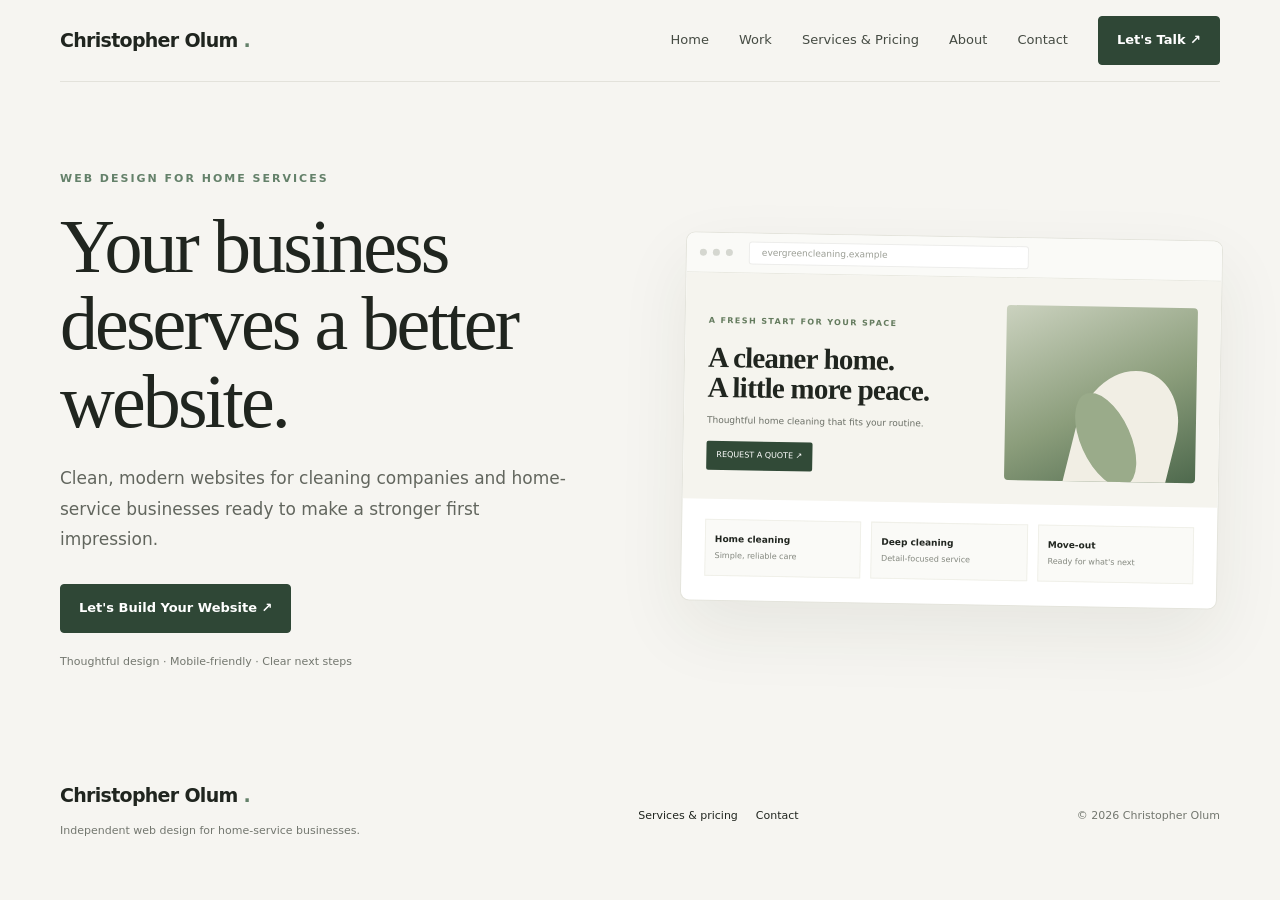
<file: index.html>
<!doctype html>
<!DOCTYPE html>
<html lang="en">

<head>
    <meta charset="utf-8" />
    <meta content="width=device-width, initial-scale=1" name="viewport" />
    <meta content="Clean, modern websites for cleaning companies and home-service businesses by Christopher Olum."
        name="description" />
    <title>
        Christopher Olum — Home
    </title>
    <link href="style.css" rel="stylesheet" />
</head>

<body>
    <header class="wrap nav">
        <a aria-label="Christopher Olum home" class="brand" href="index.html">
            Christopher Olum
            <span>
                .
            </span>
        </a>
        <button aria-expanded="false" aria-label="Open navigation" class="menu" id="menu">
            ☰
        </button>
        <nav aria-label="Main navigation" class="navlinks" id="navlinks">
            <a aria-current="page" href="index.html">
                Home
            </a>
            <a href="work.html">
                Work
            </a>
            <a href="services-pricing.html">
                Services &amp; Pricing
            </a>
            <a href="about.html">
                About
            </a>
            <a href="contact.html">
                Contact
            </a>
            <a class="nav-cta" href="contact.html">
                Let's Talk ↗
            </a>
        </nav>
    </header>
    <main>
        <div class="wrap hero">
            <div>
                <div class="eyebrow">
                    Web design for home services
                </div>
                <h1>
                    Your business deserves a better website.
                </h1>
                <p>
                    Clean, modern websites for cleaning companies and home-service businesses ready to make a
                    stronger first impression.
                </p>
                <div class="actions">
                    <a class="btn" href="contact.html">
                        Let's Build Your Website ↗
                    </a>
                </div>
                <div class="micro">
                    Thoughtful design · Mobile-friendly · Clear next steps
                </div>
            </div>
            <div aria-label="Illustrative website design preview" class="browser">
                <div class="browserbar">
                    <i class="dot">
                    </i>
                    <i class="dot">
                    </i>
                    <i class="dot">
                    </i>
                    <div class="address">
                        evergreencleaning.example
                    </div>
                </div>
                <div class="mockhero">
                    <div>
                        <small>
                            A FRESH START FOR YOUR SPACE
                        </small>
                        <h3>
                            A cleaner home.
                            <br />
                            A little more peace.
                        </h3>
                        <p>
                            Thoughtful home cleaning that fits your routine.
                        </p>
                        <span class="mockbutton">
                            REQUEST A
                            QUOTE ↗
                        </span>
                    </div>
                    <div class="mockphoto">
                    </div>
                </div>
                <div class="mockservices">
                    <div>
                        Home cleaning
                        <span>
                            Simple, reliable care
                        </span>
                    </div>
                    <div>
                        Deep cleaning
                        <span>
                            Detail-focused service
                        </span>
                    </div>
                    <div>
                        Move-out
                        <span>
                            Ready for what's next
                        </span>
                    </div>
                </div>
            </div>
        </div>
    </main>
    <footer class="footer">
        <div class="wrap footrow">
            <div>
                <a class="brand" href="index.html">
                    Christopher Olum
                    <span>
                        .
                    </span>
                </a>
                <p>
                    Independent web design for home-service businesses.
                </p>
            </div>
            <div class="footerlinks">
                <a href="services-pricing.html">
                    Services &amp; pricing
                </a>
                <a href="contact.html">
                    Contact
                </a>
            </div>
            <p>
                ©
                <span id="year">
                </span>
                Christopher Olum
            </p>
        </div>
    </footer>
    <script src="script.js">
    </script>
</body>

</html>
</file>
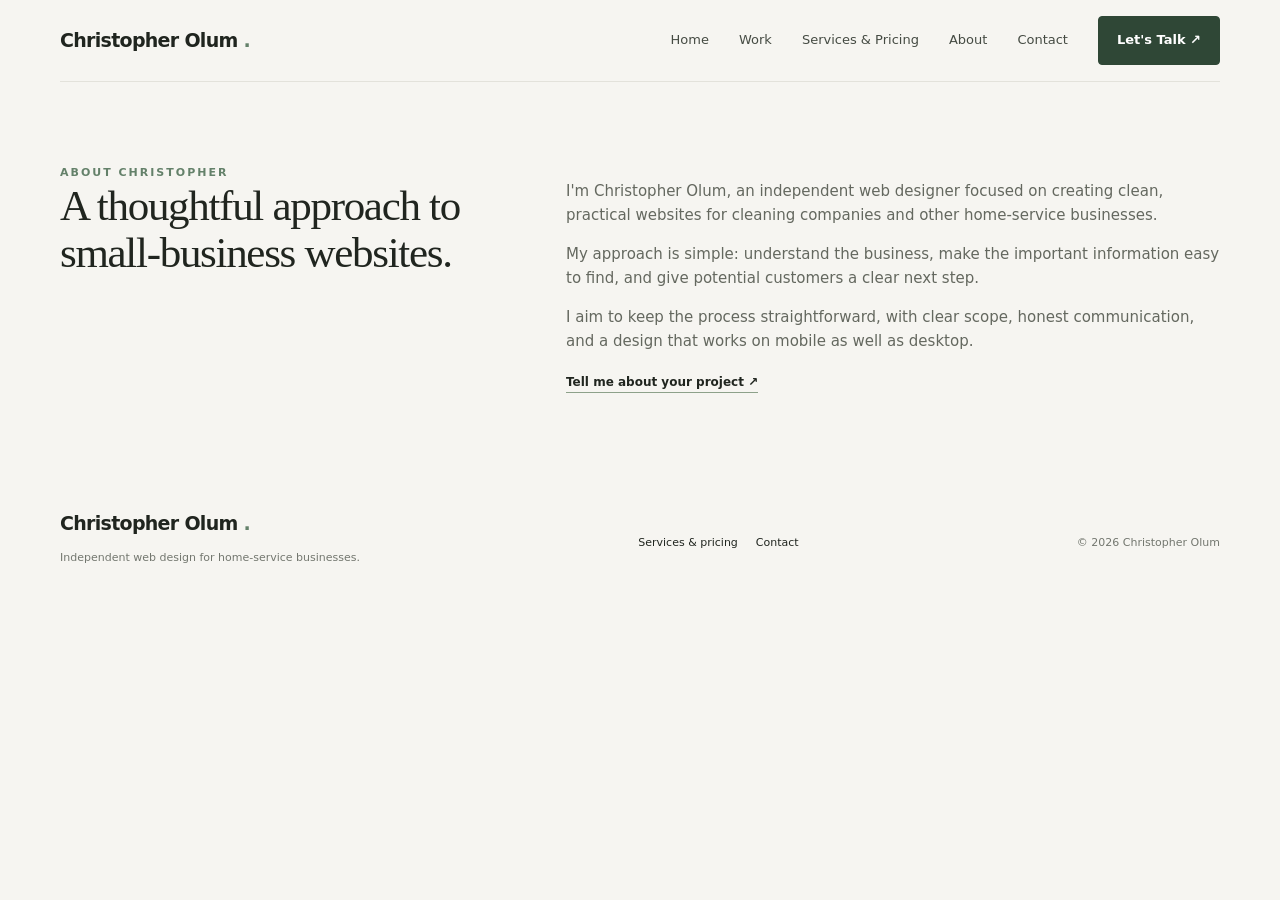
<file: about.html>
<!doctype html>
<!DOCTYPE html>
<html lang="en">

<head>
    <meta charset="utf-8" />
    <meta content="width=device-width, initial-scale=1" name="viewport" />
    <meta content="Clean, modern websites for cleaning companies and home-service businesses by Christopher Olum."
        name="description" />
    <title>
        Christopher Olum — About
    </title>
    <link href="style.css" rel="stylesheet" />
</head>

<body>
    <header class="wrap nav">
        <a aria-label="Christopher Olum home" class="brand" href="index.html">
            Christopher Olum
            <span>
                .
            </span>
        </a>
        <button aria-expanded="false" aria-label="Open navigation" class="menu" id="menu">
            ☰
        </button>
        <nav aria-label="Main navigation" class="navlinks" id="navlinks">
            <a href="index.html">
                Home
            </a>
            <a href="work.html">
                Work
            </a>
            <a href="services-pricing.html">
                Services &amp; Pricing
            </a>
            <a aria-current="page" href="about.html">
                About
            </a>
            <a href="contact.html">
                Contact
            </a>
            <a class="nav-cta" href="contact.html">
                Let's Talk ↗
            </a>
        </nav>
    </header>
    <main>
        <div class="section" id="about">
            <div class="wrap aboutgrid">
                <div>
                    <div class="eyebrow">
                        About Christopher
                    </div>
                    <h2>
                        A thoughtful approach to small-business websites.
                    </h2>
                </div>
                <div>
                    <p>
                        I'm Christopher Olum, an independent web designer focused on creating clean, practical
                        websites for cleaning companies and other home-service businesses.
                    </p>
                    <p>
                        My approach is simple: understand the business, make the important information easy to find,
                        and give potential customers a clear next step.
                    </p>
                    <p>
                        I aim to keep the process straightforward, with clear scope, honest communication, and a
                        design that works on mobile as well as desktop.
                    </p>
                    <a class="textlink" href="contact.html">
                        Tell
                        me about your project ↗
                    </a>
                </div>
            </div>
        </div>
    </main>
    <footer class="footer">
        <div class="wrap footrow">
            <div>
                <a class="brand" href="index.html">
                    Christopher Olum
                    <span>
                        .
                    </span>
                </a>
                <p>
                    Independent web design for home-service businesses.
                </p>
            </div>
            <div class="footerlinks">
                <a href="services-pricing.html">
                    Services &amp; pricing
                </a>
                <a href="contact.html">
                    Contact
                </a>
            </div>
            <p>
                ©
                <span id="year">
                </span>
                Christopher Olum
            </p>
        </div>
    </footer>
    <script src="script.js">
    </script>
</body>

</html>
</file>
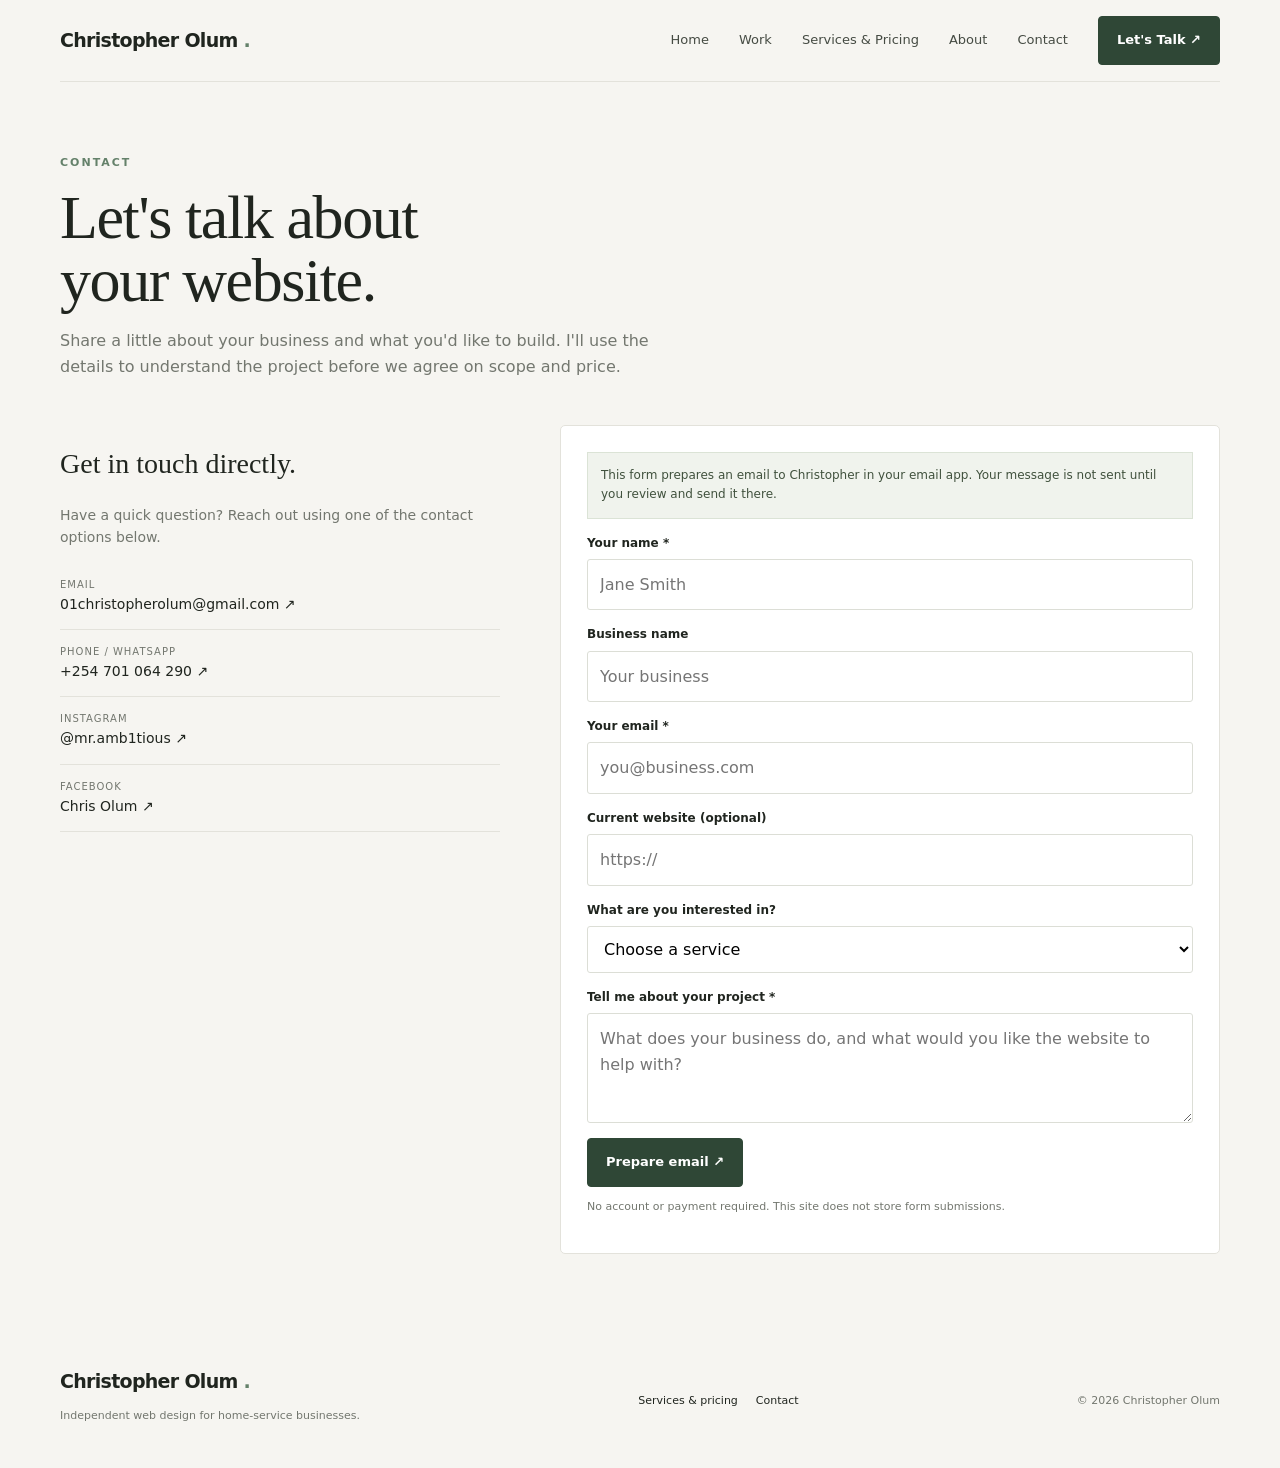
<file: contact.html>
<!doctype html>
<!DOCTYPE html>
<html lang="en">

<head>
    <meta charset="utf-8" />
    <meta content="width=device-width, initial-scale=1" name="viewport" />
    <meta content="Clean, modern websites for cleaning companies and home-service businesses by Christopher Olum."
        name="description" />
    <title>
        Christopher Olum — Contact
    </title>
    <link href="style.css" rel="stylesheet" />
</head>

<body>
    <header class="wrap nav">
        <a aria-label="Christopher Olum home" class="brand" href="index.html">
            Christopher Olum
            <span>
                .
            </span>
        </a>
        <button aria-expanded="false" aria-label="Open navigation" class="menu" id="menu">
            ☰
        </button>
        <nav aria-label="Main navigation" class="navlinks" id="navlinks">
            <a href="index.html">
                Home
            </a>
            <a href="work.html">
                Work
            </a>
            <a href="services-pricing.html">
                Services &amp; Pricing
            </a>
            <a href="about.html">
                About
            </a>
            <a aria-current="page" href="contact.html">
                Contact
            </a>
            <a class="nav-cta" href="contact.html">
                Let's Talk ↗
            </a>
        </nav>
    </header>
    <main>
        <section class="page" id="contact">
            <div class="wrap">
                <div class="page-heading">
                    <div class="eyebrow">
                        Contact
                    </div>
                    <h1>
                        Let's talk about
                        <br />
                        your website.
                    </h1>
                    <p>
                        Share a little about your business and what you'd like to build. I'll use the details to
                        understand the project before we agree on scope and price.
                    </p>
                </div>
                <div class="contactlayout">
                    <div class="contactinfo">
                        <h2>
                            Get in touch directly.
                        </h2>
                        <p>
                            Have a quick question? Reach out using one of the contact options below.
                        </p>
                        <div class="contactitem">
                            <small>
                                Email
                            </small>
                            <a href="mailto:01christopherolum@gmail.com">
                                01christopherolum@gmail.com ↗
                            </a>
                        </div>
                        <div class="contactitem">
                            <small>
                                Phone / WhatsApp
                            </small>
                            <a href="https://wa.me/254701064290" rel="noopener noreferrer" target="_blank">
                                +254 701 064 290 ↗
                            </a>
                        </div>
                        <div class="contactitem">
                            <small>
                                Instagram
                            </small>
                            <a href="https://www.instagram.com/mr.amb1tious/" rel="noopener noreferrer" target="_blank">
                                @mr.amb1tious ↗
                            </a>
                        </div>
                        <div class="contactitem">
                            <small>
                                Facebook
                            </small>
                            <a href="https://www.facebook.com/" rel="noopener noreferrer" target="_blank">
                                Chris Olum ↗
                            </a>
                        </div>
                    </div>
                    <form class="form" id="contactform">
                        <div class="notice">
                            This form prepares an email to Christopher in your email app. Your message
                            is not sent until you review and send it there.
                        </div>
                        <div class="field">
                            <label for="name">
                                Your name *
                            </label>
                            <input autocomplete="name" id="name" name="name" placeholder="Jane Smith" required="" />
                        </div>
                        <div class="field">
                            <label for="business">
                                Business name
                            </label>
                            <input autocomplete="organization" id="business" name="business"
                                placeholder="Your business" />
                        </div>
                        <div class="field">
                            <label for="email">
                                Your email *
                            </label>
                            <input autocomplete="email" id="email" name="email" placeholder="you@business.com"
                                required="" type="email" />
                        </div>
                        <div class="field">
                            <label for="website">
                                Current website (optional)
                            </label>
                            <input id="website" name="website" placeholder="https://" type="url" />
                        </div>
                        <div class="field">
                            <label for="plan">
                                What are you interested in?
                            </label>
                            <select id="plan" name="plan">
                                <option value="">
                                    Choose a service
                                </option>
                                <option>
                                    One-page website — from $49
                                </option>
                                <option>
                                    Two-page website — from $99
                                </option>
                                <option>
                                    Multi-page website — from $149
                                </option>
                                <option>
                                    Cleaning business website
                                </option>
                                <option>
                                    Landscaping website
                                </option>
                                <option>
                                    Clinic website
                                </option>
                                <option>
                                    Photography studio website
                                </option>
                                 <option>
                                    Other small-business website
                                </option>
                            </select>
                        </div>
                        <div class="field">
                            <label for="details">
                                Tell me about your project *
                            </label>
                            <textarea id="details" name="details"
                                placeholder="What does your business do, and what would you like the website to help with?"
                                required=""></textarea>
                        </div>
                        <button class="btn" type="submit">
                            Prepare email ↗
                        </button>
                        <p class="formhint">
                            No account or payment required. This site does not store form submissions.
                        </p>
                    </form>
                </div>
            </div>
        </section>
    </main>
    <footer class="footer">
        <div class="wrap footrow">
            <div>
                <a class="brand" href="index.html">
                    Christopher Olum
                    <span>
                        .
                    </span>
                </a>
                <p>
                    Independent web design for home-service businesses.
                </p>
            </div>
            <div class="footerlinks">
                <a href="services-pricing.html">
                    Services &amp; pricing
                </a>
                <a href="contact.html">
                    Contact
                </a>
            </div>
            <p>
                ©
                <span id="year">
                </span>
                Christopher Olum
            </p>
        </div>
    </footer>
    <script src="script.js">
    </script>
</body>

</html>
</file>
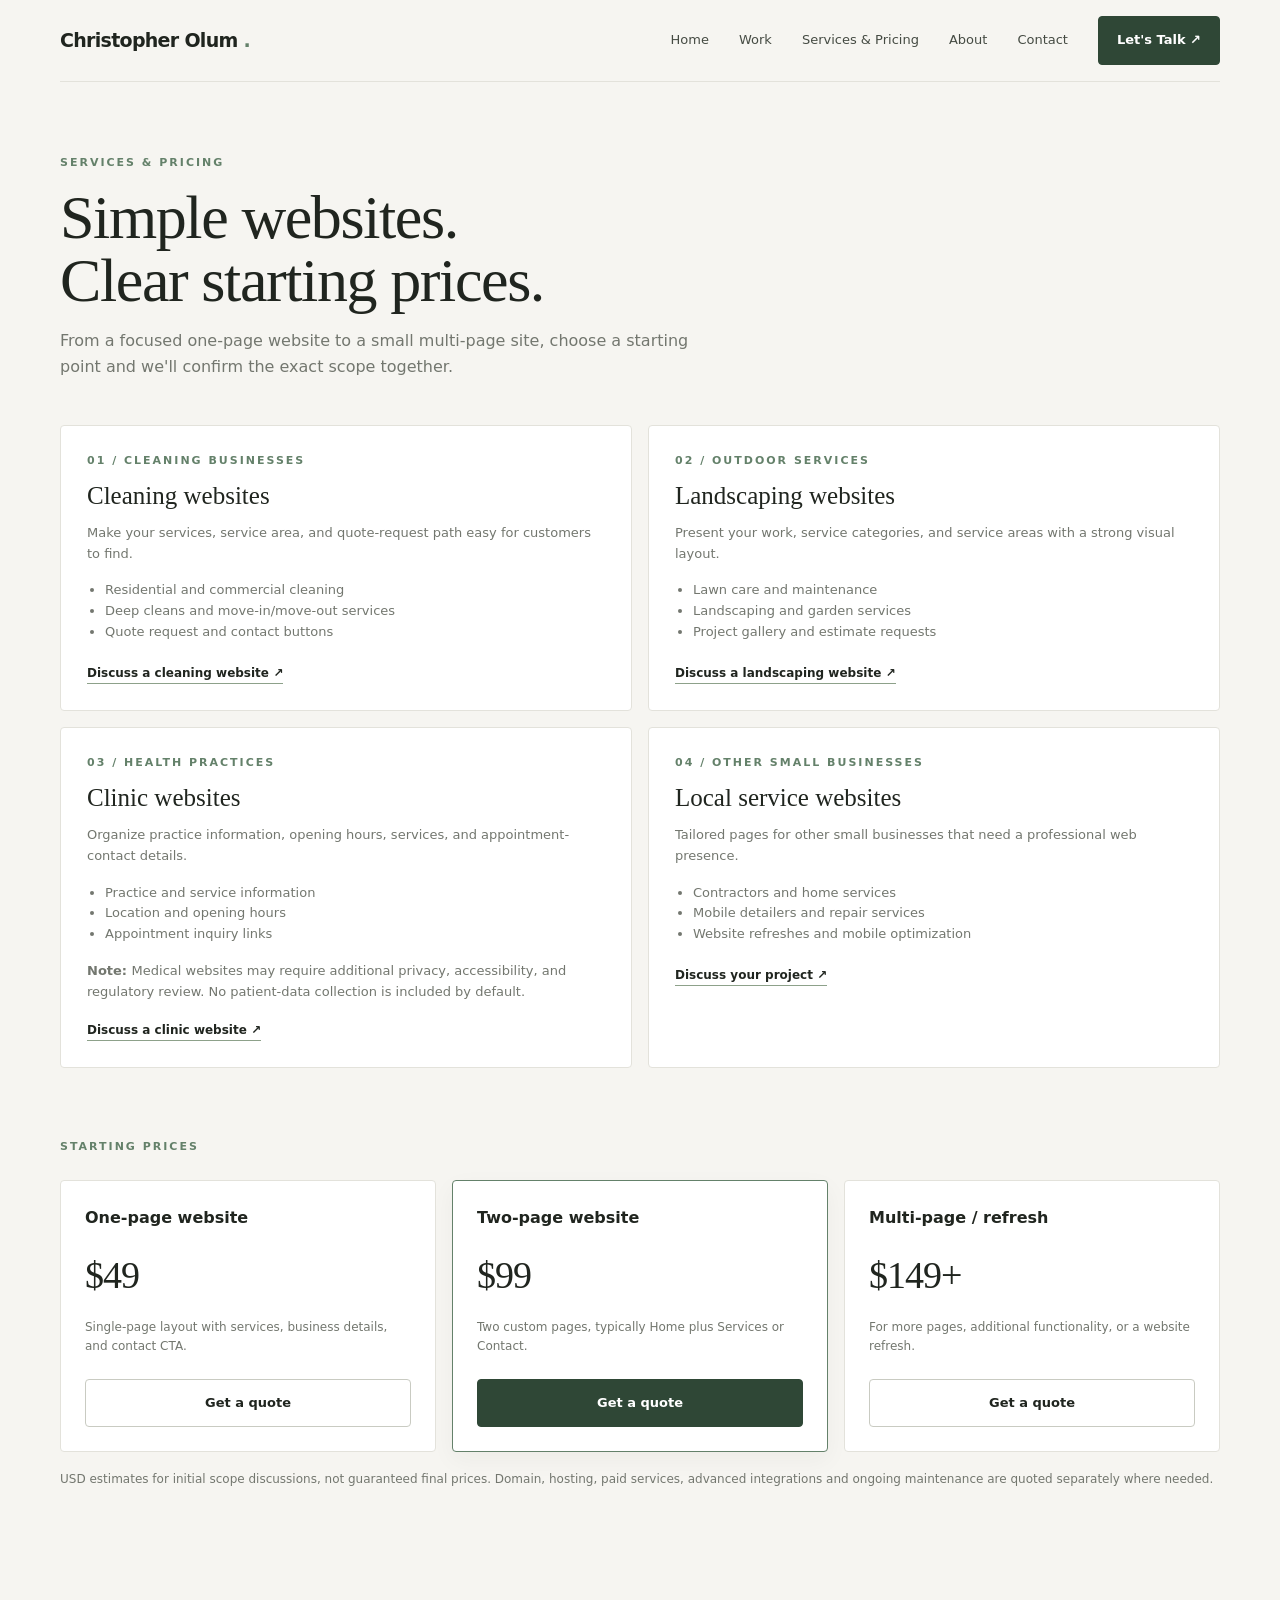
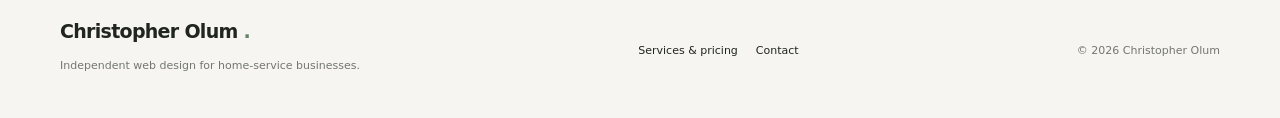
<file: services-pricing.html>
<!doctype html>
<!DOCTYPE html>
<html lang="en">

<head>
    <meta charset="utf-8" />
    <meta content="width=device-width, initial-scale=1" name="viewport" />
    <meta content="Clean, modern websites for cleaning companies and home-service businesses by Christopher Olum."
        name="description" />
    <title>
        Christopher Olum — Services &amp; Pricing
    </title>
    <link href="style.css" rel="stylesheet" />
</head>

<body>
    <header class="wrap nav">
        <a aria-label="Christopher Olum home" class="brand" href="index.html">
            Christopher Olum
            <span>
                .
            </span>
        </a>
        <button aria-expanded="false" aria-label="Open navigation" class="menu" id="menu">
            ☰
        </button>
        <nav aria-label="Main navigation" class="navlinks" id="navlinks">
            <a href="index.html">
                Home
            </a>
            <a href="work.html">
                Work
            </a>
            <a aria-current="page" href="services-pricing.html">
                Services &amp; Pricing
            </a>
            <a href="about.html">
                About
            </a>
            <a href="contact.html">
                Contact
            </a>
            <a class="nav-cta" href="contact.html">
                Let's Talk ↗
            </a>
        </nav>
    </header>
    <main>
        <section class="page" id="services-page">
            <div class="wrap">
                <div class="page-heading">
                    <div class="eyebrow">
                        Services &amp; pricing
                    </div>
                    <h1>
                        Simple websites.
                        <br />
                        Clear starting prices.
                    </h1>
                    <p>
                        From a focused one-page website to a small multi-page site, choose a starting point and we'll
                        confirm the exact scope together.
                    </p>
                </div>
                <div class="services-list">
                    <div class="service-detail">
                        <div class="eyebrow">
                            01 / Cleaning businesses
                        </div>
                        <h2>
                            Cleaning websites
                        </h2>
                        <p>
                            Make your services, service area, and quote-request path easy for customers to find.
                        </p>
                        <ul>
                            <li>
                                Residential and commercial cleaning
                            </li>
                            <li>
                                Deep cleans and move-in/move-out services
                            </li>
                            <li>
                                Quote request and contact buttons
                            </li>
                        </ul>
                        <a class="textlink" data-plan="Cleaning business website"
                            href="contact.html?plan=Cleaning%20business%20website">
                            Discuss a
                            cleaning website ↗
                        </a>
                    </div>
                    <div class="service-detail">
                        <div class="eyebrow">
                            02 / Outdoor services
                        </div>
                        <h2>
                            Landscaping websites
                        </h2>
                        <p>
                            Present your work, service categories, and service areas with a strong visual layout.
                        </p>
                        <ul>
                            <li>
                                Lawn care and maintenance
                            </li>
                            <li>
                                Landscaping and garden services
                            </li>
                            <li>
                                Project gallery and estimate requests
                            </li>
                        </ul>
                        <a class="textlink" data-plan="Landscaping website"
                            href="contact.html?plan=Landscaping%20website">
                            Discuss a landscaping
                            website ↗
                        </a>
                    </div>
                    <div class="service-detail">
                        <div class="eyebrow">
                            03 / Health practices
                        </div>
                        <h2>
                            Clinic websites
                        </h2>
                        <p>
                            Organize practice information, opening hours, services, and appointment-contact details.
                        </p>
                        <ul>
                            <li>
                                Practice and service information
                            </li>
                            <li>
                                Location and opening hours
                            </li>
                            <li>
                                Appointment inquiry links
                            </li>
                        </ul>
                        <p>
                            <strong>
                                Note:
                            </strong>
                            Medical websites may require additional privacy, accessibility, and
                            regulatory review. No patient-data collection is included by default.
                        </p>
                        <a class="textlink" data-plan="Clinic website" href="../contact.html?plan=Clinic%20website">
                            Discuss a clinic website ↗
                        </a>
                    </div>
                    <div class="service-detail">
                        <div class="eyebrow">
                            04 / Other small businesses
                        </div>
                        <h2>
                            Local service websites
                        </h2>
                        <p>
                            Tailored pages for other small businesses that need a professional web presence.
                        </p>
                        <ul>
                            <li>
                                Contractors and home services
                            </li>
                            <li>
                                Mobile detailers and repair services
                            </li>
                            <li>
                                Website refreshes and mobile optimization
                            </li>
                        </ul>
                        <a class="textlink" data-plan="Other small-business website"
                            href="contact.html?plan=Other%20small-business%20website">
                            Discuss your
                            project ↗
                        </a>
                    </div>
                </div>
                <div class="section" style="padding-top:5px">
                    <div class="eyebrow">
                        Starting prices
                    </div>
                    <div class="pricing">
                        <div class="pricecard">
                            <h3>
                                One-page website
                            </h3>
                            <div class="price">
                                $49
                            </div>
                            <p>
                                Single-page layout with services, business details, and contact CTA.
                            </p>
                            <a class="btn secondary" data-plan="One-page website — from $99"
                                href="contact.html?plan=One-page%20website%20%E2%80%94%20from%20%2499">
                                Get a
                                quote
                            </a>
                        </div>
                        <div class="pricecard featured">
                            <h3>
                                Two-page website
                            </h3>
                            <div class="price">
                                $99
                            </div>
                            <p>
                                Two custom pages, typically Home plus Services or Contact.
                            </p>
                            <a class="btn" data-plan="Two-page website — from $179"
                                href="contact.html?plan=Two-page%20website%20%E2%80%94%20from%20%24179">
                                Get a quote
                            </a>
                        </div>
                        <div class="pricecard">
                            <h3>
                                Multi-page / refresh
                            </h3>
                            <div class="price">
                                $149+
                            </div>
                            <p>
                                For more pages, additional functionality, or a website refresh.
                            </p>
                            <a class="btn secondary" data-plan="Multi-page website / refresh"
                                href="contact.html?plan=Multi-page%20website%20/%20refresh">
                                Get a
                                quote
                            </a>
                        </div>
                    </div>
                    <p class="note">
                        USD estimates for initial scope discussions, not guaranteed final prices. Domain,
                        hosting, paid services, advanced integrations and ongoing maintenance are quoted separately
                        where needed.
                    </p>
                </div>
            </div>
        </section>
    </main>
    <footer class="footer">
        <div class="wrap footrow">
            <div>
                <a class="brand" href="index.html">
                    Christopher Olum
                    <span>
                        .
                    </span>
                </a>
                <p>
                    Independent web design for home-service businesses.
                </p>
            </div>
            <div class="footerlinks">
                <a href="services-pricing.html">
                    Services &amp; pricing
                </a>
                <a href="contact.html">
                    Contact
                </a>
            </div>
            <p>
                ©
                <span id="year">
                </span>
                   Christopher Olum
            </p>
        </div>
    </footer>
    <script src="script.js">
    </script>
</body>

</html>
</file>
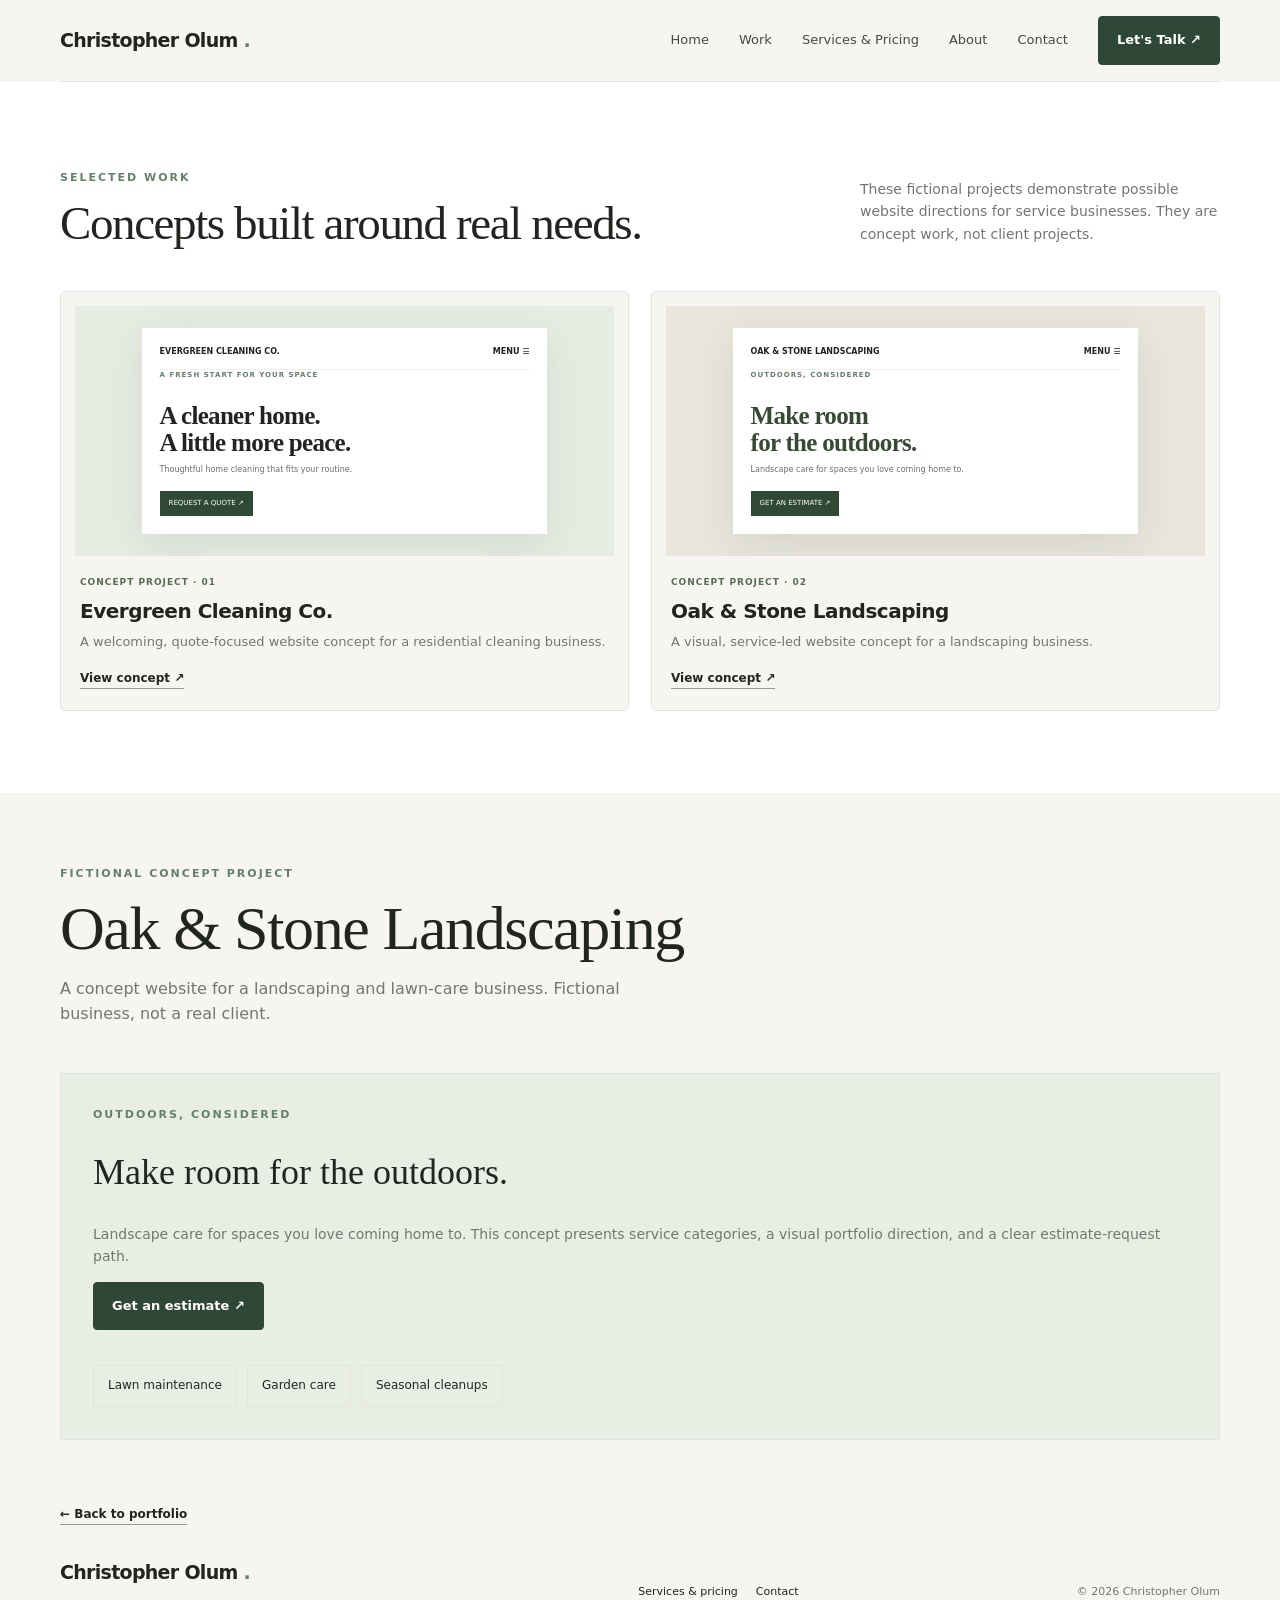
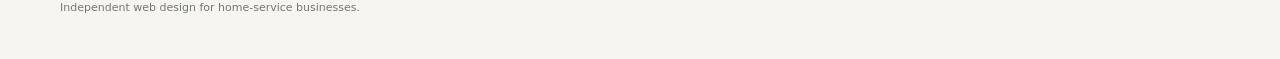
<file: work.html>
<!doctype html>
<!DOCTYPE html>
<html lang="en">

<head>
    <meta charset="utf-8" />
    <meta content="width=device-width, initial-scale=1" name="viewport" />
    <meta content="Clean, modern websites for cleaning companies and home-service businesses by Christopher Olum."
        name="description" />
    <title>
        Christopher Olum — Work
    </title>
    <link href="style.css" rel="stylesheet" />
</head>

<body>
    <header class="wrap nav">
        <a aria-label="Christopher Olum home" class="brand" href="index.html">
            Christopher Olum
            <span>
                .
            </span>
        </a>
        <button aria-expanded="false" aria-label="Open navigation" class="menu" id="menu">
            ☰
        </button>
        <nav aria-label="Main navigation" class="navlinks" id="navlinks">
            <a href="index.html">
                Home
            </a>
            <a aria-current="page" href="work.html">
                Work
            </a>
            <a href="services-pricing.html">
                Services &amp; Pricing
            </a>
            <a href="about.html">
                About
            </a>
            <a href="contact.html">
                Contact
            </a>
            <a class="nav-cta" href="contact.html">
                Let's Talk ↗
            </a>
        </nav>
    </header>
    <main>
        <div class="section white" id="work">
            <div class="wrap">
                <div class="section-top">
                    <div>
                        <div class="eyebrow">
                            Selected work
                        </div>
                        <h2>
                            Concepts built around real needs.
                        </h2>
                    </div>
                    <p>
                        These fictional projects demonstrate possible website directions for service businesses. They
                        are concept work, not client projects.
                    </p>
                </div>
                <div class="workgrid">
                    <article class="workcard">
                        <div class="workvisual cleanvisual">
                            <div class="mini-site">
                                <div class="mininav">
                                    <span>
                                        EVERGREEN CLEANING CO.
                                    </span>
                                    <span>
                                        MENU ☰
                                    </span>
                                </div>
                                <div class="minitag">
                                    A FRESH START FOR YOUR SPACE
                                </div>
                                <h3>
                                    A cleaner home.
                                    <br />
                                    A little more peace.
                                </h3>
                                <p>
                                    Thoughtful home cleaning that fits your routine.
                                </p>
                                <span class="minibtn">
                                    REQUEST
                                    A QUOTE ↗
                                </span>
                            </div>
                        </div>
                        <div class="workmeta">
                            <div class="concept">
                                Concept project · 01
                            </div>
                            <h3>
                                Evergreen Cleaning Co.
                            </h3>
                            <p>
                                A welcoming, quote-focused website concept for a residential cleaning business.
                            </p>
                            <a class="textlink" href="work.html#cleaning-demo">
                                View concept ↗
                            </a>
                        </div>
                    </article>
                    <article class="workcard">
                        <div class="workvisual landvisual">
                            <div class="mini-site">
                                <div class="mininav">
                                    <span>
                                        OAK &amp; STONE LANDSCAPING
                                    </span>
                                    <span>
                                        MENU ☰
                                    </span>
                                </div>
                                <div class="minitag">
                                    OUTDOORS, CONSIDERED
                                </div>
                                <h3>
                                    Make room
                                    <br />
                                    for the outdoors.
                                </h3>
                                <p>
                                    Landscape care for spaces you love coming home to.
                                </p>
                                <span class="minibtn">
                                    GET
                                    AN ESTIMATE ↗
                                </span>
                            </div>
                        </div>
                        <div class="workmeta">
                            <div class="concept">
                                Concept project · 02
                            </div>
                            <h3>
                                Oak &amp; Stone Landscaping
                            </h3>
                            <p>
                                A visual, service-led website concept for a landscaping business.
                            </p>
                            <a class="textlink" href="work.html#landscape-demo">
                                View concept ↗
                            </a>
                        </div>
                    </article>
                </div>
            </div>
        </div>
        <section class="page" id="landscape-demo">
            <div class="wrap">
                <div class="page-heading">
                    <div class="eyebrow">
                        Fictional concept project
                    </div>
                    <h1>
                        Oak &amp; Stone Landscaping
                    </h1>
                    <p>
                        A concept website for a landscaping and lawn-care business. Fictional business, not a real
                        client.
                    </p>
                </div>
                <div class="demo-home" style="background:#e9eee5">
                    <div class="eyebrow">
                        Outdoors, considered
                    </div>
                    <h2>
                        Make room for the outdoors.
                    </h2>
                    <p>
                        Landscape care for spaces you love coming home to. This concept presents service categories, a
                        visual portfolio direction, and a clear estimate-request path.
                    </p>
                    <a class="btn" data-plan="Landscaping website" href="contact.html?plan=Landscaping%20website">
                        Get an estimate ↗
                    </a>
                    <div style="margin-top:28px">
                        <span class="pill">
                            Lawn maintenance
                        </span>
                        <span class="pill">
                            Garden
                            care
                        </span>
                        <span class="pill">
                            Seasonal cleanups
                        </span>
                    </div>
                </div>
                <a class="textlink" href="work.html">
                    ← Back to portfolio
                </a>
            </div>
        </section>
    </main>
    <footer class="footer">
        <div class="wrap footrow">
            <div>
                <a class="brand" href="index.html">
                    Christopher Olum
                    <span>
                        .
                    </span>
                </a>
                <p>
                    Independent web design for home-service businesses.
                </p>
            </div>
            <div class="footerlinks">
                <a href="services-pricing.html">
                    Services &amp; pricing
                </a>
                <a href="contact.html">
                    Contact
                </a>
            </div>
            <p>
                ©
                <span id="year">
                </span>
                Christopher Olum
            </p>
        </div>
    </footer>
    <script src="script.js">
    </script>
</body>

</html>
</file>
<file: style.css>
:root {
            --paper: #f6f5f1;
            --ink: #20251f;
            --sage: #64816a;
            --sage-dark: #2f4736;
            --muted: #73776f;
            --line: #e3e2db;
            --white: #fff;
            --serif: Georgia, 'Times New Roman', serif;
            --sans: Inter, ui-sans-serif, system-ui, -apple-system, BlinkMacSystemFont, "Segoe UI", sans-serif
        }

        * {
            box-sizing: border-box
        }

        html {
            scroll-behavior: smooth
        }

        body {
            margin: 0;
            background: var(--paper);
            color: var(--ink);
            font-family: var(--sans);
            line-height: 1.6
        }

        a {
            color: inherit;
            text-decoration: none
        }

        button,
        input,
        textarea,
        select {
            font: inherit
        }

        button,
        a {
            -webkit-tap-highlight-color: transparent
        }

        button {
            cursor: pointer
        }

        .wrap {
            width: min(1160px, calc(100% - 44px));
            margin: auto
        }

        .nav {
            height: 82px;
            display: flex;
            align-items: center;
            justify-content: space-between;
            border-bottom: 1px solid var(--line)
        }

        .brand {
            font-size: 19px;
            font-weight: 750;
            letter-spacing: -.7px
        }

        .brand span {
            color: var(--sage)
        }

        .navlinks {
            display: flex;
            gap: 30px;
            align-items: center;
            font-size: 13px;
            color: #454b43
        }

        .navlinks a:hover,
        .footerlinks a:hover {
            color: var(--sage)
        }

        .nav-cta,
        .btn {
            display: inline-flex;
            align-items: center;
            justify-content: center;
            gap: 8px;
            padding: 13px 18px;
            background: var(--sage-dark);
            color: white;
            border: 1px solid var(--sage-dark);
            border-radius: 4px;
            font-weight: 600;
            font-size: 13px;
            transition: transform .18s, background .18s
        }

        .nav-cta:hover,
        .btn:hover {
            background: #1f3325;
            transform: translateY(-1px)
        }

        .btn.secondary {
            background: transparent;
            color: var(--ink);
            border-color: #c9cbc2
        }

        .btn.secondary:hover {
            background: white
        }

        .menu {
            display: none;
            background: none;
            border: 0;
            font-size: 25px
        }
.page { min-height: 70vh; }

        .hero {
            padding: 88px 0 78px;
            display: grid;
            grid-template-columns: 1.03fr .97fr;
            gap: 52px;
            align-items: center
        }

        .eyebrow {
            font-size: 11px;
            font-weight: 750;
            letter-spacing: 2px;
            color: var(--sage);
            text-transform: uppercase
        }

        .hero h1,
        .page-heading h1 {
            font-family: var(--serif);
            font-size: clamp(46px, 6.1vw, 76px);
            line-height: 1.02;
            letter-spacing: -2.9px;
            font-weight: 500;
            margin: 20px 0 23px;
            max-width: 640px
        }

        .hero p {
            font-size: 17px;
            color: #62665e;
            max-width: 510px;
            line-height: 1.8
        }

        .actions {
            display: flex;
            gap: 12px;
            flex-wrap: wrap;
            margin-top: 29px
        }

        .micro {
            font-size: 11px;
            color: var(--muted);
            margin-top: 20px
        }

        .browser {
            background: white;
            border: 1px solid #e4e4dc;
            border-radius: 9px;
            overflow: hidden;
            box-shadow: 0 28px 70px #25301c13;
            transform: rotate(1deg)
        }

        .browserbar {
            height: 40px;
            background: #fafaf7;
            border-bottom: 1px solid #e9e9e1;
            display: flex;
            align-items: center;
            gap: 6px;
            padding: 0 13px
        }

        .dot {
            width: 7px;
            height: 7px;
            background: #d5d7d0;
            border-radius: 50%
        }

        .address {
            font-size: 9px;
            color: #9b9e95;
            background: white;
            border: 1px solid #ededeb;
            border-radius: 3px;
            margin-left: 10px;
            padding: 3px 12px;
            width: 55%
        }

        .mockhero {
            padding: 27px 23px 24px;
            background: #f5f4ee;
            display: grid;
            grid-template-columns: 1.2fr .8fr;
            gap: 10px;
            align-items: center
        }

        .mockhero small {
            color: #647b5e;
            font-size: 8px;
            letter-spacing: 1.4px;
            font-weight: 800
        }

        .mockhero h3 {
            font-family: var(--serif);
            font-size: 29px;
            line-height: 1.04;
            letter-spacing: -.8px;
            margin: 11px 0
        }

        .mockhero p {
            font-size: 9px;
            color: #6c7067;
            line-height: 1.6
        }

        .mockbutton {
            display: inline-block;
            background: #314a37;
            color: white;
            padding: 8px 10px;
            border-radius: 2px;
            font-size: 8px;
            margin-top: 5px
        }

        .mockphoto {
            height: 175px;
            border-radius: 4px;
            background: linear-gradient(155deg, #cbd2bf, #8b9d7b 55%, #4e694d);
            position: relative;
            overflow: hidden
        }

        .mockphoto:before {
            content: "";
            position: absolute;
            width: 100px;
            height: 130px;
            border-radius: 55% 45% 0 0;
            background: #f1eee4;
            right: 20px;
            bottom: -17px;
            transform: rotate(13deg)
        }

        .mockphoto:after {
            content: "";
            position: absolute;
            width: 50px;
            height: 100px;
            border-radius: 50%;
            background: #9aab8a;
            right: 65px;
            bottom: -8px;
            transform: rotate(-25deg)
        }

        .mockservices {
            padding: 20px 23px 24px;
            display: grid;
            grid-template-columns: repeat(3, 1fr);
            gap: 10px
        }

        .mockservices div {
            background: #fafaf7;
            border: 1px solid #f0f0e9;
            padding: 12px 9px;
            font-size: 9px;
            font-weight: 650
        }

        .mockservices span {
            display: block;
            color: #83877e;
            font-size: 8px;
            font-weight: 400;
            margin-top: 4px
        }

        .section {
            padding: 82px 0
        }

        .section.white {
            background: #fff
        }

        .section-top {
            display: flex;
            justify-content: space-between;
            align-items: end;
            gap: 24px;
            margin-bottom: 32px
        }

        .section h2,
        .page-heading h1 {
            font-family: var(--serif);
            font-weight: 500;
            letter-spacing: -1.4px
        }

        .section h2 {
            font-size: clamp(32px, 4vw, 47px);
            line-height: 1.12;
            margin: 10px 0
        }

        .section-top p {
            color: var(--muted);
            max-width: 360px;
            font-size: 14px
        }

        .workgrid {
            display: grid;
            grid-template-columns: 1fr 1fr;
            gap: 22px
        }

        .workcard {
            background: var(--paper);
            border: 1px solid var(--line);
            padding: 14px;
            border-radius: 5px
        }

        .workvisual {
            min-height: 250px;
            display: flex;
            align-items: center;
            justify-content: center;
            padding: 22px;
            overflow: hidden
        }

        .cleanvisual {
            background: #e7ece3
        }

        .landvisual {
            background: #e9e6dc
        }

        .mini-site {
            width: 82%;
            background: #fff;
            box-shadow: 0 12px 40px #27351d18;
            padding: 18px 18px 0;
            min-height: 180px
        }

        .mini-site .mininav {
            display: flex;
            justify-content: space-between;
            font-size: 8px;
            font-weight: 800;
            border-bottom: 1px solid #eee;
            padding-bottom: 10px
        }

        .mini-site h3 {
            font-family: var(--serif);
            font-size: 25px;
            line-height: 1.05;
            letter-spacing: -.7px;
            margin: 22px 0 8px
        }

        .mini-site p {
            font-size: 8px;
            color: #6b7067;
            max-width: 220px
        }

        .minitag {
            font-size: 7px;
            letter-spacing: 1px;
            color: var(--sage);
            font-weight: 800
        }

        .minibtn {
            display: inline-block;
            background: #304934;
            color: white;
            padding: 7px 9px;
            font-size: 7px;
            margin: 6px 0 18px
        }

        .landvisual .mini-site h3 {
            color: #374a33
        }

        .concept {
            font-size: 9px;
            text-transform: uppercase;
            letter-spacing: 1px;
            color: #586e51;
            font-weight: 800
        }

        .workmeta {
            padding: 19px 5px 6px
        }

        .workmeta h3 {
            font-size: 20px;
            margin: 5px 0;
            letter-spacing: -.5px
        }

        .workmeta p {
            font-size: 13px;
            color: var(--muted);
            margin: 0 0 12px
        }

        .textlink {
            font-size: 12px;
            font-weight: 750;
            border-bottom: 1px solid #8da18a;
            padding-bottom: 3px
        }

        .servicegrid {
            display: grid;
            grid-template-columns: repeat(3, 1fr);
            gap: 16px
        }

        .service {
            padding: 25px;
            background: var(--paper);
            border: 1px solid var(--line);
            border-radius: 4px
        }

        .service .num {
            font-size: 11px;
            color: var(--sage);
            font-weight: 800
        }

        .service h3 {
            font-size: 18px;
            margin: 20px 0 9px
        }

        .service p {
            font-size: 13px;
            color: var(--muted);
            margin: 0
        }

        .pricing {
            display: grid;
            grid-template-columns: repeat(3, 1fr);
            gap: 16px;
            margin-top: 24px
        }

        .pricecard {
            border: 1px solid var(--line);
            background: white;
            padding: 24px;
            border-radius: 4px
        }

        .pricecard.featured {
            border-color: var(--sage);
            box-shadow: 0 8px 25px #25301c0b
        }

        .pricecard h3 {
            margin: 0;
            font-size: 16px
        }

        .price {
            font-size: 38px;
            font-family: var(--serif);
            letter-spacing: -1px;
            margin: 15px 0 4px
        }

        .price small {
            font: 12px var(--sans);
            color: var(--muted);
            letter-spacing: 0
        }

        .pricecard p,
        .pricecard li {
            font-size: 12px;
            color: var(--muted)
        }

        .pricecard ul {
            padding-left: 18px;
            min-height: 82px
        }

        .pricecard .btn {
            width: 100%;
            margin-top: 10px
        }

        .note {
            font-size: 12px;
            color: var(--muted);
            margin-top: 18px
        }

        .steps {
            display: grid;
            grid-template-columns: repeat(4, 1fr);
            gap: 24px
        }

        .step {
            border-top: 1px solid #c9cec3;
            padding-top: 16px
        }

        .step b {
            font-size: 11px;
            color: var(--sage)
        }

        .step h3 {
            font-size: 16px;
            margin: 9px 0 6px
        }

        .step p {
            font-size: 12px;
            color: var(--muted)
        }

        .aboutgrid {
            display: grid;
            grid-template-columns: .8fr 1.2fr;
            gap: 70px;
            align-items: start
        }

        .aboutgrid h2 {
            font-family: var(--serif);
            font-weight: 500;
            font-size: 43px;
            line-height: 1.1;
            letter-spacing: -1.3px;
            margin: 0
        }

        .aboutgrid p {
            color: #64685f;
            font-size: 15px
        }

        .contactband {
            background: var(--sage-dark);
            color: white;
            padding: 55px 0
        }

        .contactband .inner {
            display: flex;
            justify-content: space-between;
            align-items: center;
            gap: 25px
        }

        .contactband h2 {
            font: 500 36px var(--serif);
            letter-spacing: -1px;
            margin: 0 0 7px
        }

        .contactband p {
            margin: 0;
            color: #d8e0d5;
            font-size: 13px
        }

        .contactband .btn {
            background: var(--paper);
            border-color: var(--paper);
            color: var(--ink)
        }

        .footer {
            padding: 32px 0
        }

        .footrow {
            display: flex;
            justify-content: space-between;
            align-items: center;
            gap: 20px
        }

        .footer p {
            font-size: 11px;
            color: var(--muted)
        }

        .footerlinks {
            display: flex;
            gap: 18px;
            font-size: 11px
        }

        .page-heading {
            padding: 72px 0 30px
        }

        .page-heading h1 {
            font-size: clamp(43px, 5vw, 62px);
            margin: 14px 0
        }

        .page-heading p {
            color: var(--muted);
            max-width: 630px
        }

        .contactlayout {
            display: grid;
            grid-template-columns: .8fr 1.2fr;
            gap: 60px;
            padding-bottom: 80px
        }

        .contactinfo h2 {
            font: 500 28px var(--serif)
        }

        .contactinfo p {
            font-size: 14px;
            color: var(--muted)
        }

        .contactitem {
            padding: 14px 0;
            border-bottom: 1px solid var(--line);
            font-size: 14px
        }

        .contactitem small {
            display: block;
            font-size: 10px;
            text-transform: uppercase;
            letter-spacing: 1px;
            color: var(--muted)
        }

        .form {
            background: white;
            border: 1px solid var(--line);
            padding: 26px;
            border-radius: 5px
        }

        .field {
            display: grid;
            gap: 6px;
            margin-bottom: 15px
        }

        .field label {
            font-size: 12px;
            font-weight: 700
        }

        .field input,
        .field textarea,
        .field select {
            border: 1px solid #dcded6;
            background: #fff;
            border-radius: 3px;
            padding: 12px;
            width: 100%;
            outline-color: var(--sage)
        }

        .field textarea {
            min-height: 110px;
            resize: vertical
        }

        .formhint {
            font-size: 11px;
            color: var(--muted)
        }

        .notice {
            padding: 13px;
            background: #f0f3ed;
            border: 1px solid #dbe3d6;
            color: #40513d;
            font-size: 12px;
            margin-bottom: 15px
        }

        .services-list {
            display: grid;
            grid-template-columns: 1fr 1fr;
            gap: 16px;
            padding-bottom: 65px
        }

        .service-detail {
            background: white;
            border: 1px solid var(--line);
            padding: 26px;
            border-radius: 4px
        }

        .service-detail h2 {
            font: 500 25px var(--serif);
            margin: 12px 0
        }

        .service-detail p,
        .service-detail li {
            font-size: 13px;
            color: var(--muted)
        }

        .service-detail ul {
            padding-left: 18px
        }

        .demo-label {
            background: #f3e8cf;
            color: #715d31;
            padding: 10px 13px;
            font-size: 11px;
            border-radius: 3px;
            margin-bottom: 20px
        }

        .adminpanel {
            background: white;
            border: 1px solid var(--line);
            padding: 25px;
            margin-bottom: 65px
        }

        .adminstats {
            display: grid;
            grid-template-columns: repeat(3, 1fr);
            gap: 14px
        }

        .stat {
            background: var(--paper);
            padding: 18px
        }

        .stat small {
            color: var(--muted);
            font-size: 11px
        }

        .stat strong {
            display: block;
            font-size: 23px;
            margin-top: 8px
        }

        .adminpanel p {
            font-size: 13px;
            color: var(--muted)
        }

        .adminpanel input {
            padding: 10px;
            border: 1px solid var(--line);
            max-width: 100%;
            margin: 5px 0 12px
        }

        .adminpanel button {
            padding: 10px 14px;
            border: 0;
            background: var(--sage-dark);
            color: white;
            border-radius: 3px
        }

        .adminwarning {
            font-size: 12px;
            background: #fff4df;
            padding: 14px;
            color: #765b2c;
            margin-top: 20px
        }

        .demo-home {
            background: #fff;
            padding: 32px;
            border: 1px solid var(--line);
            margin-bottom: 60px
        }

        .demo-home h2 {
            font: 500 36px var(--serif);
            line-height: 1.1
        }

        .demo-home p {
            color: var(--muted);
            font-size: 14px
        }

        .demo-home .pill {
            display: inline-block;
            border: 1px solid var(--line);
            padding: 10px 14px;
            margin: 7px 5px 0 0;
            font-size: 12px
        }

        .mobile-note {
            display: none
        }

        @media(max-width:760px) {
            .wrap {
                width: min(100% - 30px, 600px)
            }

            .nav {
                height: 70px
            }

            .menu {
                display: block
            }

            .navlinks {
                display: none;
                position: absolute;
                top: 70px;
                left: 0;
                right: 0;
                background: var(--paper);
                padding: 22px;
                z-index: 10;
                border-bottom: 1px solid var(--line);
                flex-direction: column;
                align-items: stretch;
                gap: 18px
            }

            .navlinks.open {
                display: flex
            }

            .nav-cta {
                text-align: center
            }

            .hero {
                padding: 55px 0 52px;
                grid-template-columns: 1fr;
                gap: 38px
            }

            .hero h1 {
                font-size: 51px;
                letter-spacing: -2px
            }

            .hero p {
                font-size: 15px
            }

            .mockhero {
                padding: 20px 15px
            }

            .mockhero h3 {
                font-size: 23px
            }

            .mockphoto {
                height: 145px
            }

            .mockservices {
                padding: 14px
            }

            .section {
                padding: 58px 0
            }

            .section-top {
                display: block
            }

            .section-top p {
                margin-top: 14px
            }

            .workgrid,
            .servicegrid,
            .pricing,
            .aboutgrid,
            .contactlayout,
            .services-list {
                grid-template-columns: 1fr
            }

            .workvisual {
                min-height: 220px
            }

            .steps {
                grid-template-columns: 1fr 1fr;
                gap: 22px
            }

            .aboutgrid {
                gap: 20px
            }

            .aboutgrid h2 {
                font-size: 37px
            }

            .contactband .inner {
                align-items: flex-start;
                flex-direction: column
            }

            .contactband h2 {
                font-size: 31px
            }

            .footrow {
                align-items: flex-start;
                flex-direction: column
            }

            .footerlinks {
                flex-wrap: wrap
            }

            .page-heading {
                padding: 48px 0 20px
            }

            .page-heading h1 {
                letter-spacing: -1.8px
            }

            .contactlayout {
                gap: 25px
            }

            .form {
                padding: 18px
            }

            .adminstats {
                grid-template-columns: 1fr
            }

            .mini-site {
                width: 95%
            }

            .mobile-note {
                display: block
            }

            .hero .browser {
                transform: none
            }
        }

        @media(prefers-reduced-motion:reduce) {
            * {
                scroll-behavior: auto !important;
                transition: none !important
            }
        }
</file>
